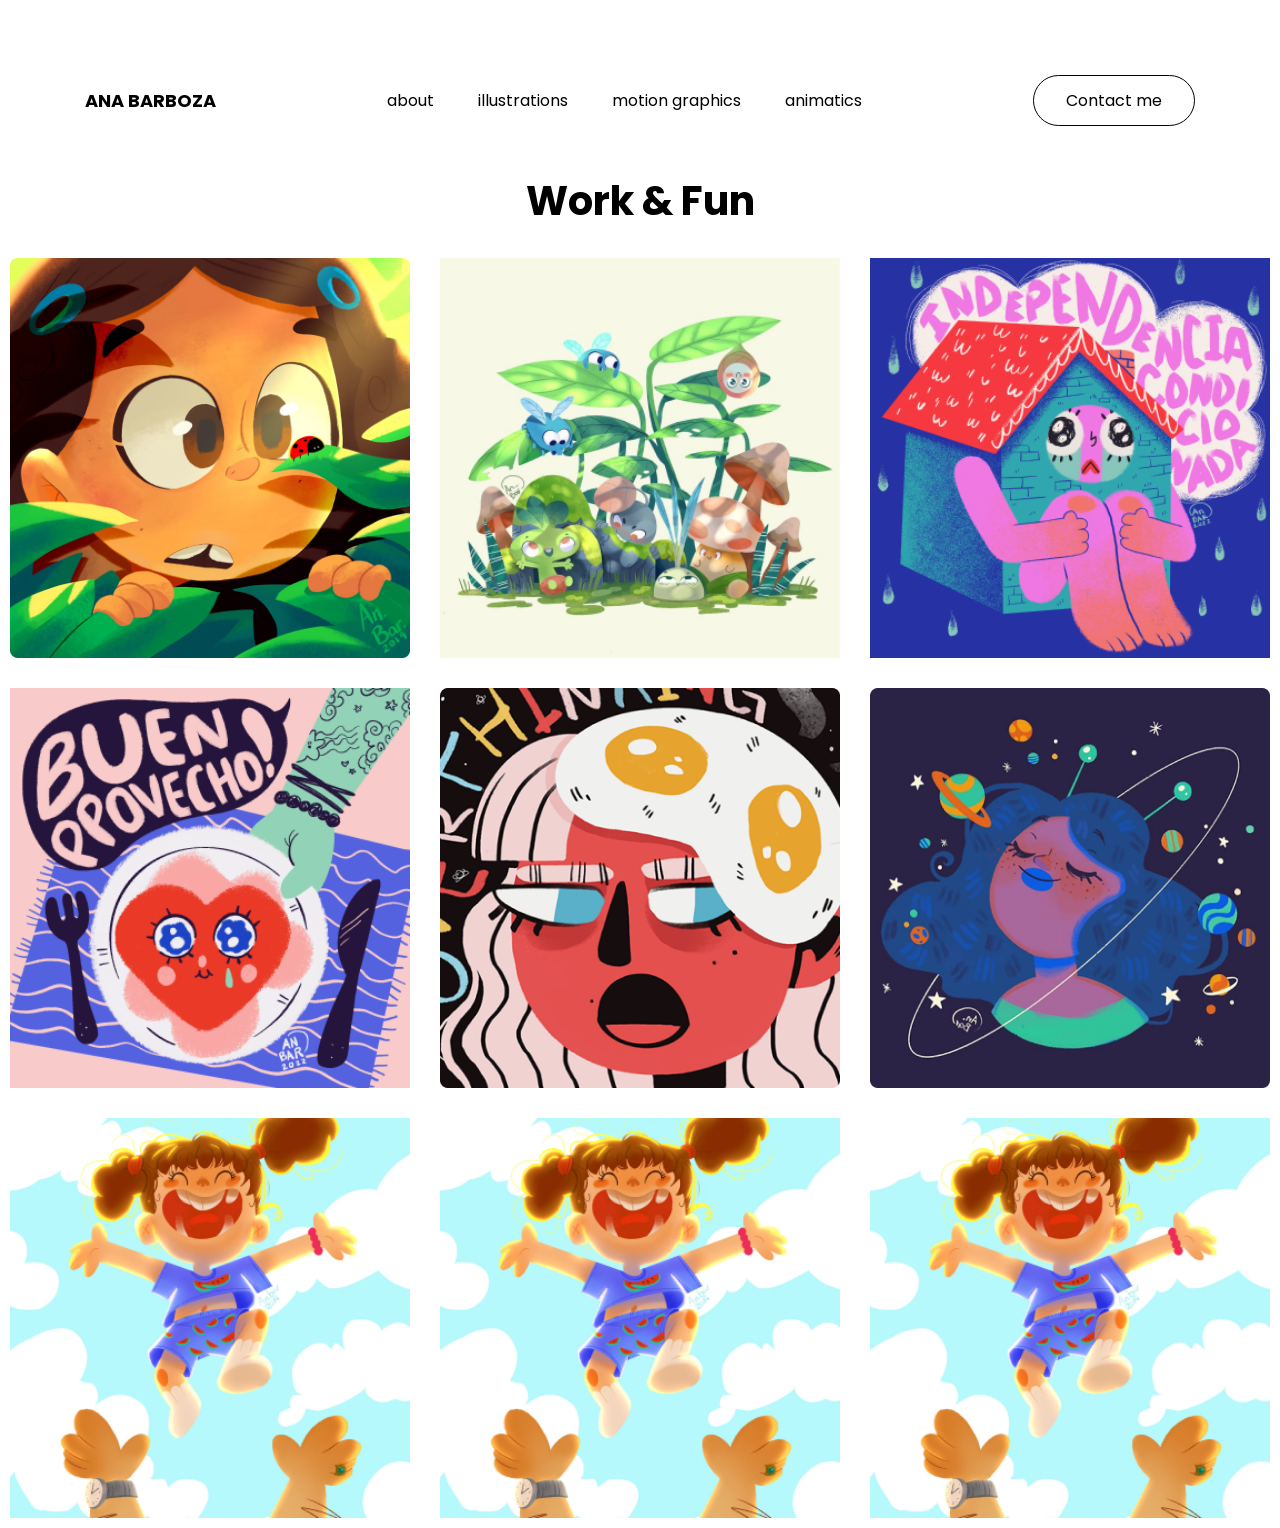
<file: Flexbox Demo Page 2/index.html>
<!DOCTYPE html>
<html lang="en">
<head>
<meta charset="UTF-8">
<meta http-equiv="X-UA-Compatible" content="IE=edge">
<meta name="viewport" content="width=device-width, initial-scale=1.0">
<link rel="preconnect" href="https://fonts.googleapis.com">
<link rel="preconnect" href="https://fonts.gstatic.com" crossorigin>
<link rel="stylesheet" href="styleguide.css">
<link rel="stylesheet" href="styles.css">
<link rel="preconnect" href="https://fonts.googleapis.com">
<link rel="preconnect" href="https://fonts.gstatic.com" crossorigin>
<link href="https://fonts.googleapis.com/css2?family=Poppins:wght@300;500;700&display=swap" rel="stylesheet">
<title>Document</title>
</head>
<body>


<!-- Header -->


<header class="contenido-header">
    <div class="header-titulo">
        <h2>ANA BARBOZA</h2>
    </div>
    <div class="header-links">
        <a href="#">about</a>
        <a href="#">illustrations</a>
        <a href="#">motion graphics</a>
        <a href="#">animatics</a>
    </div>
    <div class="header-contact">
        <button>Contact me</button>
    </div>
</header>



<!-- GALLERY -->


<h1>Work & Fun</h1>



<div class="contenedor-galeria">
    <div class="imagenes img1">
        <img src="image1.png" alt="">
    </div>
    <div class="imagenes img2">
        <img src="image2.png" alt="">
    </div>
    <div class="imagenes img3">
        <img src="image3.png" alt="">
    </div>
    <div class="imagenes img4">
        <img src="image4.png" alt="">
    </div>
    <div class="imagenes img5">
        <img src="image5.png" alt="">
    </div>
    <div class="imagenes img6">
        <img src="image6.png" alt="">
    </div>
    <div class="imagenes img7">
        <img src="image7.png" alt="">
    </div>
    <div class="imagenes img8">
        <img src="image7.png" alt="">
    </div>
    <div class="imagenes img9">
        <img src="image7.png" alt="">
    </div>
</div>
    
</body>
</html>
</file>
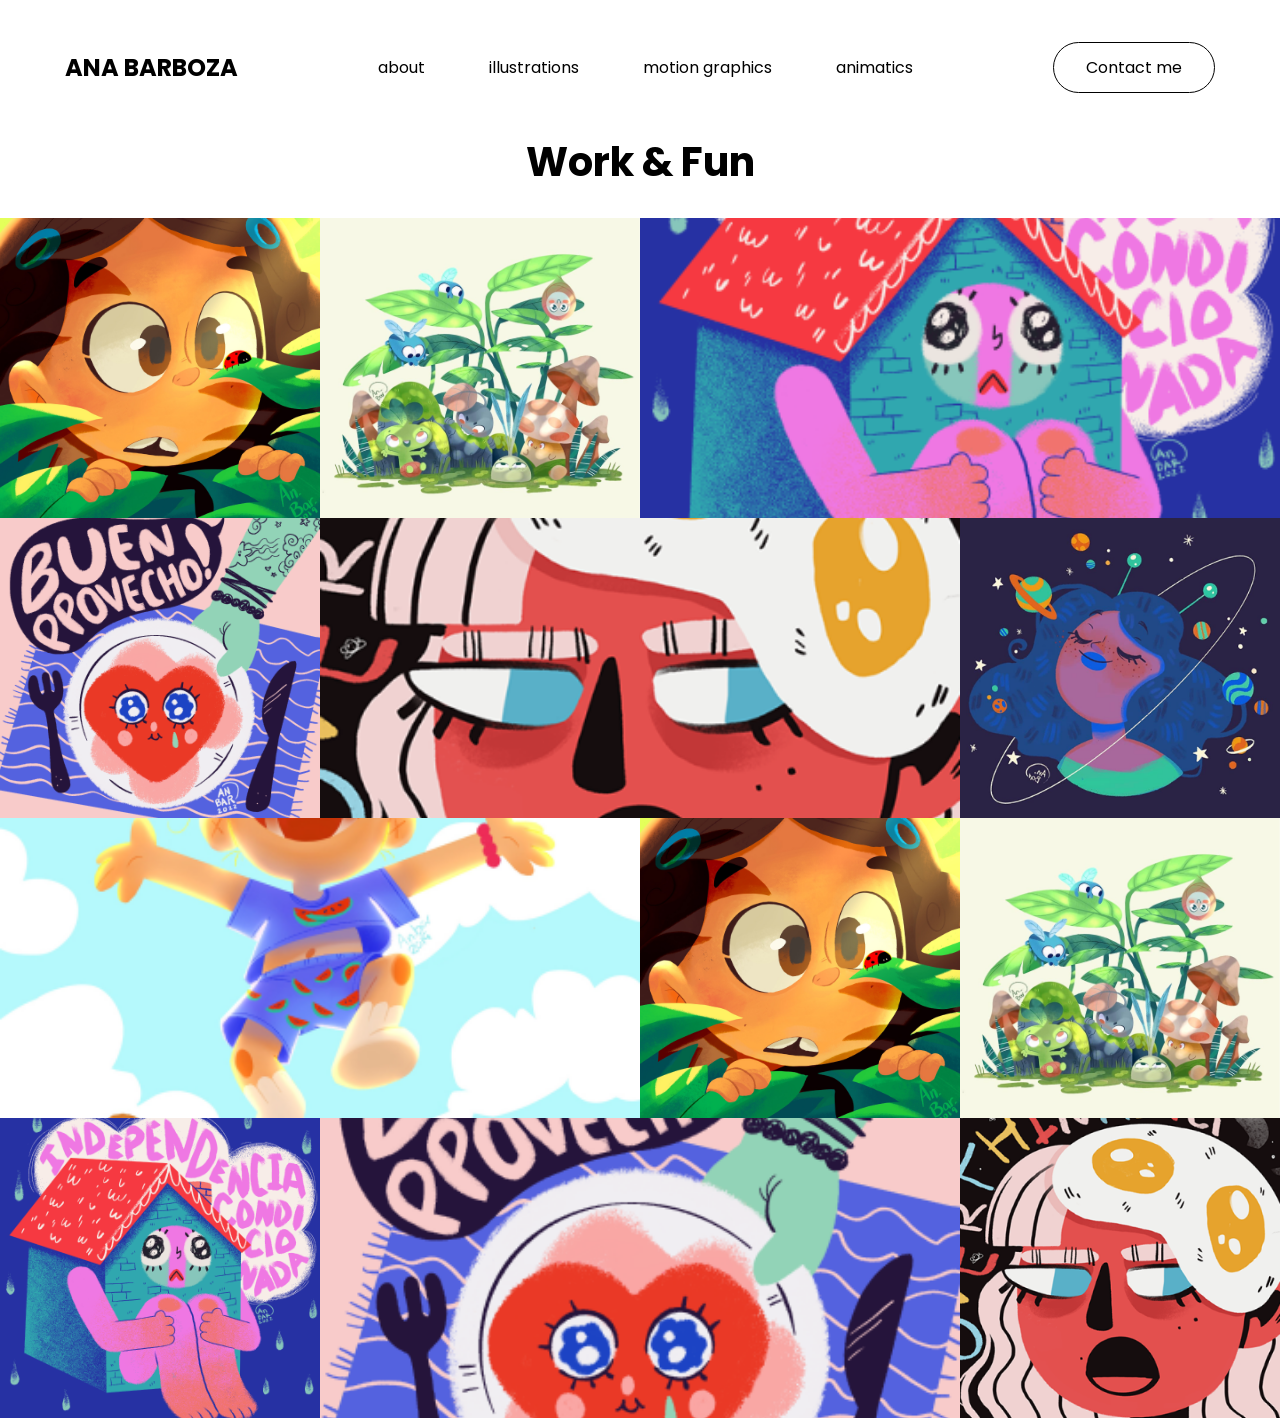
<file: Flexbox Demo Page 3/index.html>
<!DOCTYPE html>
<html lang="en">
<head>
<meta charset="UTF-8">
<meta http-equiv="X-UA-Compatible" content="IE=edge">
<meta name="viewport" content="width=device-width, initial-scale=1.0">
<link rel="preconnect" href="https://fonts.googleapis.com">
<link rel="preconnect" href="https://fonts.gstatic.com" crossorigin>
<link rel="stylesheet" href="styleguide.css">
<link rel="stylesheet" href="styles.css">
<link rel="preconnect" href="https://fonts.googleapis.com">
<link rel="preconnect" href="https://fonts.gstatic.com" crossorigin>
<link href="https://fonts.googleapis.com/css2?family=Poppins:wght@300;500;700&display=swap" rel="stylesheet">
<title>Document</title>
</head>
<body>


<!-- Header -->

<header class="contenedor-header">
    <div class="contenido-header">
        <div class="header-titulo">
            <h2>ANA BARBOZA</h2>
        </div>
        <div class="header-links">
            <a href="#">about</a>
            <a href="#">illustrations</a>
            <a href="#">motion graphics</a>
            <a href="#">animatics</a>
        </div>
        <div class="header-contact">
            <button>Contact me</button>
        </div>
    </div>
</header>


<!-- GALLERY -->


<h1>Work & Fun</h1>

<div class="contenedor-galeria">
    <div class="imagenes img1">
        <img src="image1.png" alt="">
    </div>
    <div class="imagenes img2">
        <img src="image2.png" alt="">
    </div>
    <div class="imagenes img3">
        <img src="image3.png" alt="">
    </div>
    <div class="imagenes img4">
        <img src="image4.png" alt="">
    </div>
    <div class="imagenes img5">
        <img src="image5.png" alt="">
    </div>
    <div class="imagenes img6">
        <img src="image6.png" alt="">
    </div>
    <div class="imagenes img7">
        <img src="image7.png" alt="">
    </div>
    <div class="imagenes img8">
        <img src="image1.png" alt="">
    </div>
    <div class="imagenes img9">
        <img src="image2.png" alt="">
    </div>
    <div class="imagenes img10">
        <img src="image3.png" alt="">
    </div>
    <div class="imagenes img11">
        <img src="image4.png" alt="">
    </div>
    <div class="imagenes img12">
        <img src="image5.png" alt="">
    </div>
</div>


</body>
</html>
</file>
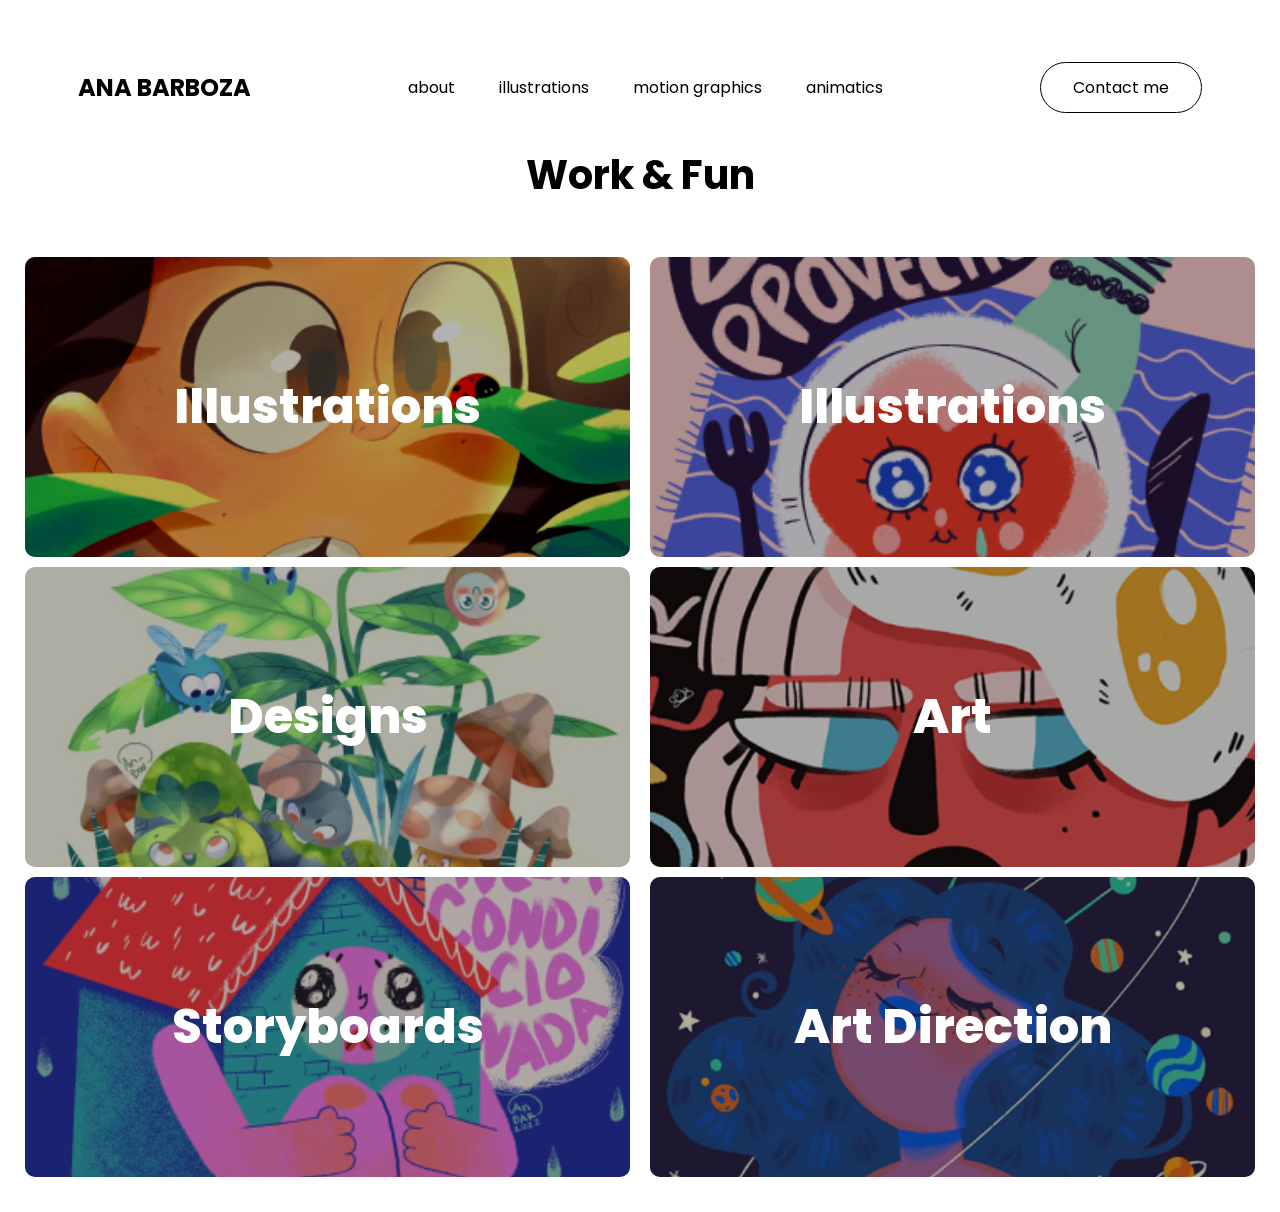
<file: Flexbox Demo Page/index.html>
<!DOCTYPE html>
<html lang="en">
<head>
<meta charset="UTF-8">
<meta http-equiv="X-UA-Compatible" content="IE=edge">
<meta name="viewport" content="width=device-width, initial-scale=1.0">
<link rel="preconnect" href="https://fonts.googleapis.com">
<link rel="preconnect" href="https://fonts.gstatic.com" crossorigin>
<link rel="stylesheet" href="styleguide.css">
<link rel="stylesheet" href="styles.css">
<link rel="preconnect" href="https://fonts.googleapis.com">
<link rel="preconnect" href="https://fonts.gstatic.com" crossorigin>
<link href="https://fonts.googleapis.com/css2?family=Poppins:wght@300;500;700&display=swap" rel="stylesheet">
<title>Document</title>
</head>
<body>

    <!-- Header -->

        <div class="contenido-header">
            <div class="header-titulo">
                <h2>ANA BARBOZA</h2>
            </div>
            <div class="header-links">
                <a href="#">about</a>
                <a href="#">illustrations</a>
                <a href="#">motion graphics</a>
                <a href="#">animatics</a>
            </div>
            <div class="header-contact">
                <button>Contact me</button>
            </div>
        </div>

    <!-- Gallery -->


    <h1>Work & Fun</h1>

    <div class="gallery-contenedor">



        <div class="gallery-izquierda">
            <div class="imagenes img">
                <img src="image1.png" alt="">
                <p>Illustrations</p>
            </div>
            <div class="imagenes img">
                <img src="image2.png" alt="">
                <p>Designs</p>
            </div>
            <div class="imagenes img">
                <img src="image3.png" alt="">
                <p>Storyboards</p>
            </div>
        </div>



        <div class="gallery-derecha">
            <div class="imagenes img">
                <img src="image4.png" alt="">
                <p>Illustrations</p>
            </div>
            <div class="imagenes img">
                <img src="image5.png" alt="">
                <p>Art</p>
            </div>
            <div class="imagenes img">
                <img src="image6.png" alt="">
                <p>Art Direction</p>
            </div>
        </div>


        
    </div>

    </header>

</body>
</html>
</file>
<file: Flexbox Demo Page 2/styleguide.css>
/* * {
    color: red;
    margin: 0;
    padding: 0;
} */


* {
    box-sizing: border-box;
}

body {
    font-family: Georgia, 'Times New Roman', Times, serif;
    margin: 0%;
    font-size: 16px;
}

h1 {
    font-size: 1.25rem;
}

h2 {
    font-size: 1.12rem;
}

h3 {
    font-size: 1rem;
}

h4 {
    font-size: 0.87rem;
}

h5 {
    font-size: 0.75rem;
}

h6 {
    font-size: 0.62rem;
}


ul, ol {
    list-style: none;
    padding: 0;
}

button {
    padding: 10px;
    border: none;
    background-color: gray;
} 

button:hover {
    background-color: rgba(128, 128, 128, 0.518);
}
</file>
<file: Flexbox Demo Page 2/styles.css>
* {
    font-family: 'Poppins', 'sans-serif';
    box-sizing: border-box;
}

/* HEADER  */


.header-titulo h2 {
    font-weight: 700;
}


.contenido-header {
    display: flex;
    justify-content: space-around;
    align-items: center;
    margin: 72px 0 42px 0;
}


.header-links a {
    font-size: 16px;
    margin-left: 40px;
    text-decoration: none;
    color: black;
}
/* :last-of-type */
.header-links a:first-of-type {
    margin-left: 0px;
}

.header-contact button {
    padding: 12px 32px;
    border-radius: 1000px;
    font-size: 16px;
    border: 1px solid black;
    background-color: white;
}


/* GALLERY */



h1 {
    text-align: center;
    font-size: 40px;
}


.contenedor-galeria {
    display: flex;
    flex-wrap: wrap;
    justify-content: center;
    align-items: center;
    gap: 30px;
    margin: 10px;
}


.imagenes {
    height: 400px;
    width: 400px;
}

img {
    height: 100%;
}
</file>
<file: Flexbox Demo Page 3/styleguide.css>
/* * {
    color: red;
    margin: 0;
    padding: 0;
} */


* {
    box-sizing: border-box;
}

body {
    font-family: Georgia, 'Times New Roman', Times, serif;
    margin: 0%;
    font-size: 16px;
}

h1 {
    font-size: 1.25rem;
}

h2 {
    font-size: 1.12rem;
}

h3 {
    font-size: 1rem;
}

h4 {
    font-size: 0.87rem;
}

h5 {
    font-size: 0.75rem;
}

h6 {
    font-size: 0.62rem;
}


ul, ol {
    list-style: none;
    padding: 0;
}

button {
    padding: 10px;
    border: none;
    background-color: gray;
} 

button:hover {
    background-color: rgba(128, 128, 128, 0.518);
}
</file>
<file: Flexbox Demo Page 3/styles.css>
* {
    font-family: 'Poppins', 'sans-serif';
    box-sizing: border-box;
}

body {
    padding-top: 30px;
}

/* HEADER  */


.header-titulo h2 {
    font-weight: 700;
    font-size: 24px;
}


.contenido-header {
    display: flex;
    justify-content: space-around;
    align-items: center;
}


.header-links a {
    padding: 10px;
    text-decoration: none;
    color: black;
    margin-left: 40px;
}

.header-links a:first-of-type {
    margin-left: 0px;
}

.header-contact button {
    padding: 12px 32px;
    border-radius: 1000px;
    background-color: white;
    font-size: 16px;
    border: 1px solid black;
}


/* GALLERY */



h1 {
    text-align: center;
    font-size: 40px;
}

.contenedor-galeria {
    display: flex;
    flex-wrap: wrap;
}

.img1, .img2, .img4, .img6, .img8, .img9, .img10, .img12 {
    height: 300px;
    width: 25%;
}

.img3, .img5, .img7, .img11 {
    height: 300px;
    width: 50%;
}

img {
    height: 100%;
    width: 100%;
    object-fit: cover;
}
</file>
<file: Flexbox Demo Page/styleguide.css>
/* * {
    color: red;
    margin: 0;
    padding: 0;
} */


* {
    box-sizing: border-box;
}

body {
    font-family: Georgia, 'Times New Roman', Times, serif;
    margin: 0%;
    font-size: 16px;
}

h1 {
    font-size: 1.25rem;
}

h2 {
    font-size: 1.12rem;
}

h3 {
    font-size: 1rem;
}

h4 {
    font-size: 0.87rem;
}

h5 {
    font-size: 0.75rem;
}

h6 {
    font-size: 0.62rem;
}


ul, ol {
    list-style: none;
    padding: 0;
}

button {
    padding: 10px;
    border: none;
    background-color: gray;
} 

button:hover {
    background-color: rgba(128, 128, 128, 0.518);
}
</file>
<file: Flexbox Demo Page/styles.css>
* {
    font-family: 'Poppins', 'sans-serif';
    box-sizing: border-box;
}

body {
    padding-top: 50px;
}

/* HEADER  */


.header-titulo h2 {
    font-weight: 700;
    font-size: 24px;
}


.contenido-header {
    display: flex;
    justify-content: space-around;
    align-items: center;
    position: sticky;
    width: 100%;
    z-index: 1;
    top: 0;
}


.header-links a {
    font-size: 16px;
    margin-left: 40px;
    text-decoration: none;
    color: black;
}

/* :last-of-type */
.header-links a:first-of-type {
    margin-left: 0px;
}

.header-contact button {
    padding: 12px 32px;
    border-radius: 1000px;
    border: 1px solid black;
    background-color: white;
    font-size: 16px;
}


/* GALERIA */

h1 {
    text-align: center;
    margin-top: 20px;
    font-size: 40px;
}


.gallery-contenedor {
    display: flex;
    padding: 25px;
    justify-content: center;
    width: 100%;
    
}

.gallery-izquierda {
    width: 50%;
    padding-right: 10px;
}

.gallery-derecha {
    width: 50%;
    padding-left: 10px;
}

.imagenes {
    position: relative;
    margin-bottom: 10px;

    height: 300px;
}

.imagenes:before {
    /* NECESITADAS */
    content: "";
    display: block;

    position: absolute;
    height: 100%;
    width: 100%;
    background-color: black;
    opacity: 0.3;
    border-radius: 10px;
}

img {
    width: 100%;
    /* width: 600px; */
    height: 100%;
    object-fit: cover;
    border-radius: 10px;
}


p {
    font-size: 48px;
    margin: 0;
    color: white;
    position: absolute;
    left: 50%;
    top: 50%;
    transform: translate(-50%, -50%);
    font-weight: 800;
    width: 100%;
    text-align: center;
}
</file>
